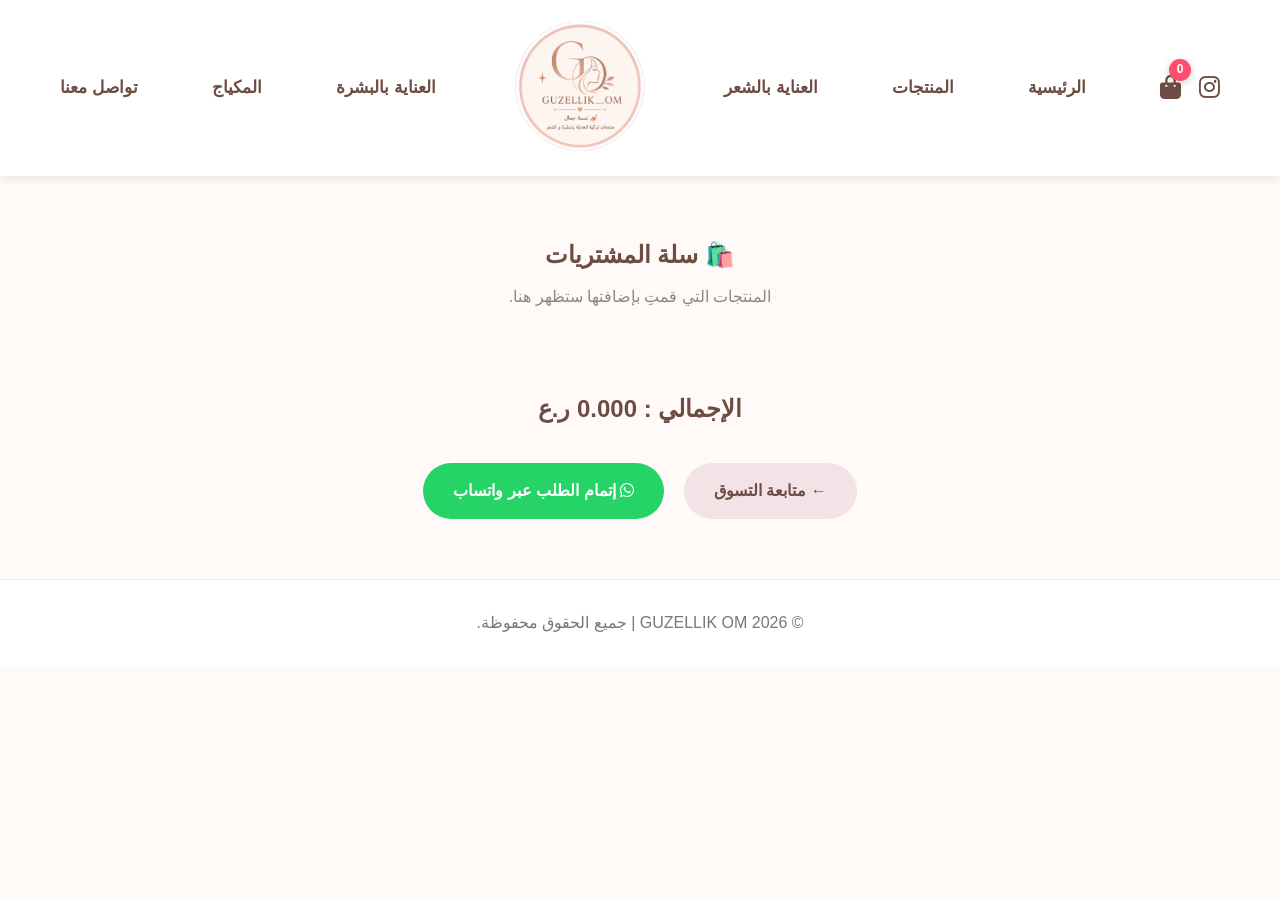
<file: cart.html>
<!DOCTYPE html>
<html lang="ar" dir="rtl">
<head>
    <meta charset="UTF-8">
    <meta name="viewport" content="width=device-width, initial-scale=1.0">
    <title>سلة المشتريات | GUZELLIK OM</title>
    <link rel="stylesheet" href="GUZELLIK.css">
    <link rel="stylesheet"
          href="https://cdnjs.cloudflare.com/ajax/libs/font-awesome/6.5.1/css/all.min.css">
</head>
<body>
<header>
    <nav>
        <div class="top-icon">
            <a href="https://www.instagram.com/guzellik__om"
               target="_blank">
                <i class="fa-brands fa-instagram"></i>
            </a>
            
            <a href="cart.html" class="cart-icon">
    <i class="fa-solid fa-bag-shopping"></i>
    <span id="cart-count">0</span>
</a>
        </div>
 <a href="index.html">الرئيسية</a>
        <a href="products.html">المنتجات</a>
        <a href="hair.html">العناية بالشعر</a>
        <img src="logo.png" class="logo" alt="GUZELLIK OM Logo">
        <a href="skin.html">العناية بالبشرة</a>
        <a href="makeup.html">المكياج</a>
        <a href="contact.html">تواصل معنا</a>
    </nav>
</header>
<section class="cart">
    <h1>🛍️ سلة المشتريات</h1>
    <p class="cart-text">
        المنتجات التي قمتِ بإضافتها ستظهر هنا.
    </p>
    <div id="cart-items">
    </div>
    <div class="cart-total">
        <h2>
            الإجمالي :
            <span id="total">
                0.000 ر.ع
            </span>
        </h2>
    </div>
    <div class="cart-buttons">
        <a href="products.html" class="continue">
            ← متابعة التسوق
        </a>
        <a href="#"
           id="checkout"
           class="checkout">
            <i class="fa-brands fa-whatsapp"></i>
            إتمام الطلب عبر واتساب
        </a>
    </div>
</section>
<footer>
    <p>
        © 2026 GUZELLIK OM | جميع الحقوق محفوظة.
    </p>
</footer>
<script src="script.js"></script>
<div id="toast">
<i class="fa-solid fa-circle-check"></i>
تمت إضافة المنتج إلى السلة
</div>
</body>
</html>
</file>
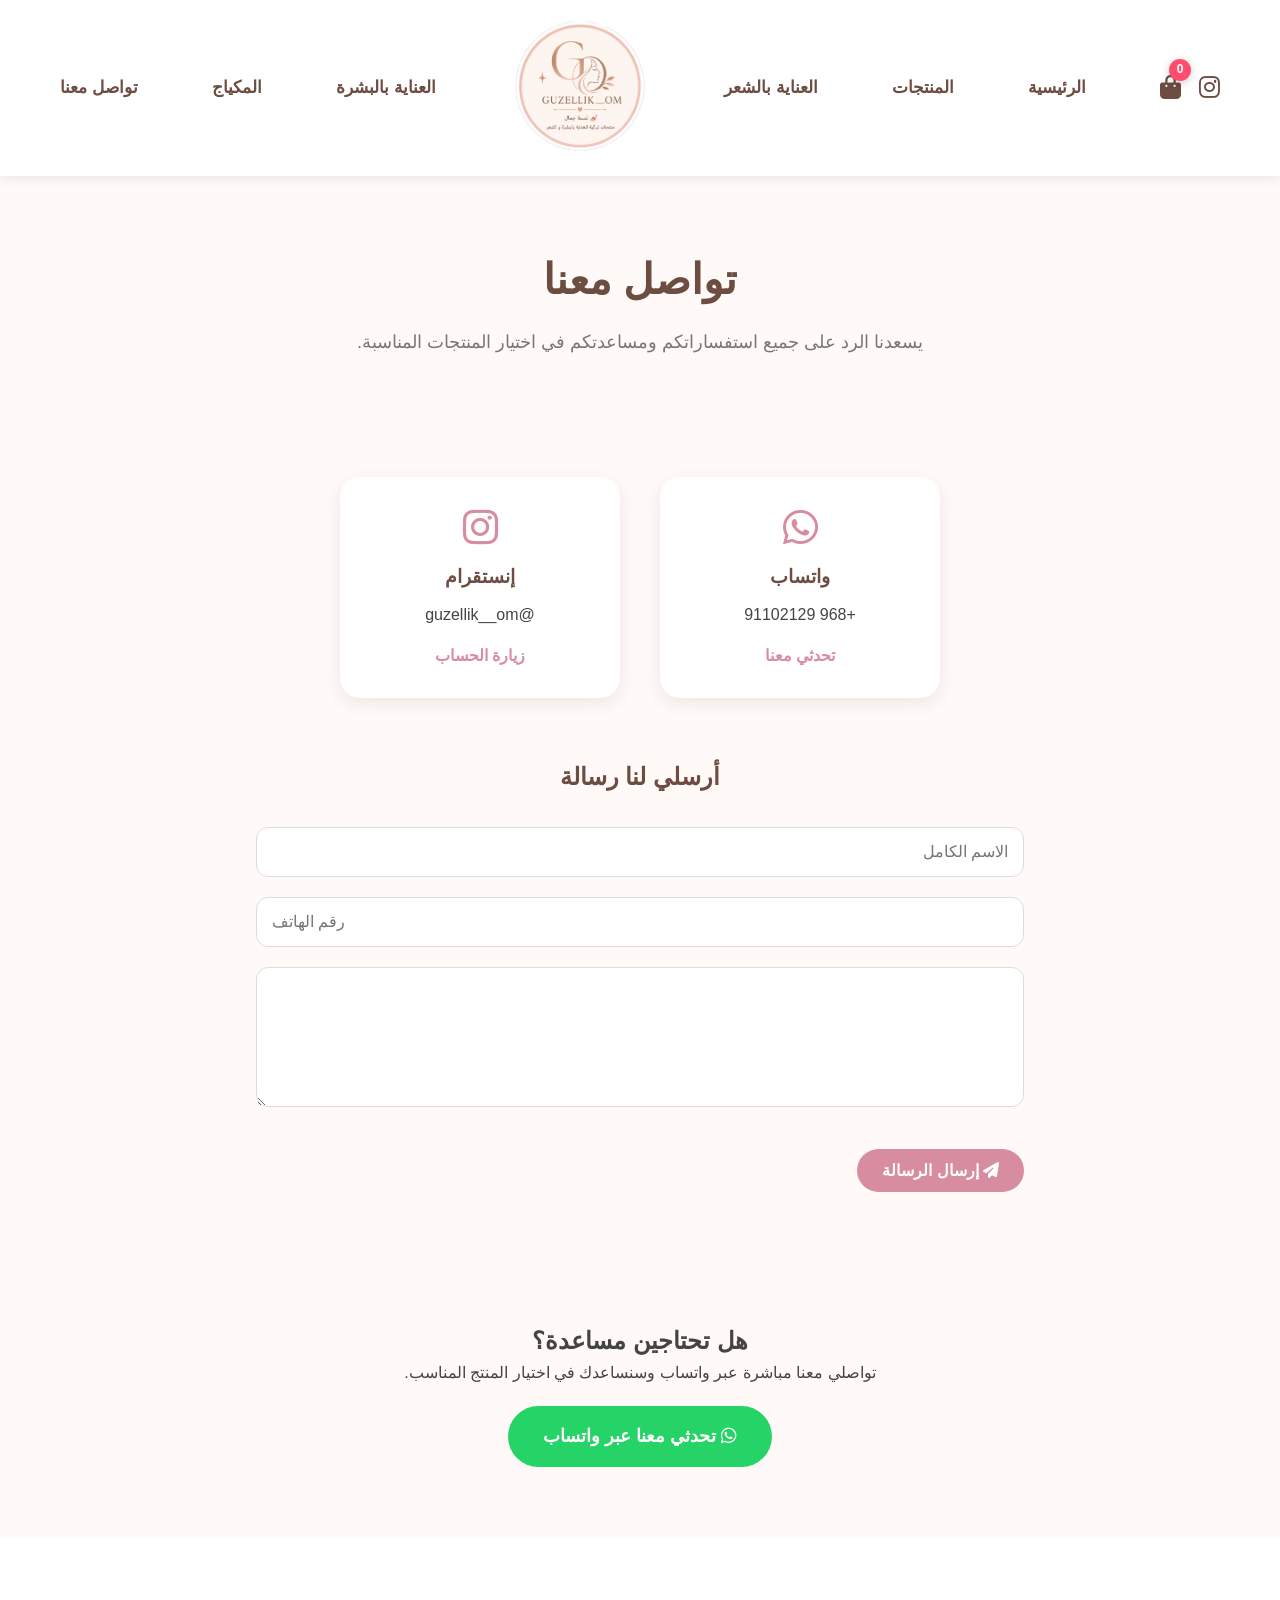
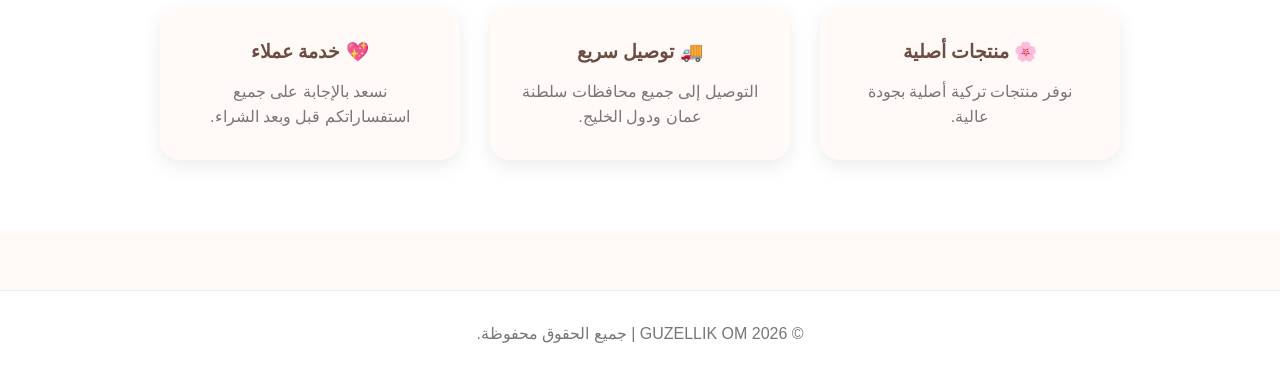
<file: contact.html>
<!DOCTYPE html>
<html lang="ar" dir="rtl">

<head>

<meta charset="UTF-8">

<meta name="viewport" content="width=device-width, initial-scale=1.0">

<title>تواصل معنا | GUZELLIK OM</title>

<link rel="stylesheet" href="GUZELLIK.css">

<link rel="stylesheet"
href="https://cdnjs.cloudflare.com/ajax/libs/font-awesome/6.5.1/css/all.min.css">

</head>

<body>

<header>

<nav>

<div class="top-icon">

<a href="https://www.instagram.com/guzellik__om"
target="_blank">

<i class="fa-brands fa-instagram"></i>

</a>

<a href="cart.html" class="cart-icon">

<i class="fa-solid fa-bag-shopping"></i>

<span id="cart-count">0</span>

</a>

</div>

<a href="index.html">الرئيسية</a>

<a href="products.html">المنتجات</a>

<a href="hair.html">العناية بالشعر</a>

<img src="logo.png" class="logo" alt="GUZELLIK OM">

<a href="skin.html">العناية بالبشرة</a>

<a href="makeup.html">المكياج</a>

<a href="contact.html">تواصل معنا</a>

</nav>

</header>

<!-- عنوان الصفحة -->

<section class="contact-hero">

<h1>تواصل معنا</h1>

<p>

يسعدنا الرد على جميع استفساراتكم ومساعدتكم في اختيار المنتجات المناسبة.

</p>

</section>

<!-- وسائل التواصل -->

<section class="contact-info">

<div class="info-card">

<i class="fa-brands fa-whatsapp"></i>

<h3>واتساب</h3>

<p>+968 91102129</p>

<a href="https://wa.me/96891102129"
target="_blank">

تحدثي معنا

</a>

</div>

<div class="info-card">

<i class="fa-brands fa-instagram"></i>

<h3>إنستقرام</h3>

<p>@guzellik__om</p>

<a href="https://www.instagram.com/guzellik__om"
target="_blank">

زيارة الحساب

</a>

</div>



</section>

<!-- نموذج التواصل -->

<section class="contact-form">

<h2>

أرسلي لنا رسالة

</h2>

<form>
<div class="input-group">

<input type="text"
placeholder="الاسم الكامل"
required>

</div>


<div class="input-group">

<input type="tel"
placeholder="رقم الهاتف">

</div>

<div class="input-group">

<textarea
rows="6"
placeholder="اكتبي رسالتك هنا..."
required>

</textarea>

</div>

<button type="submit" class="btn">

<i class="fa-solid fa-paper-plane"></i>

إرسال الرسالة

</button>

</form>

</section>

<!-- واتساب -->

<section class="whatsapp-section">

<h2>

هل تحتاجين مساعدة؟

</h2>

<p>

تواصلي معنا مباشرة عبر واتساب وسنساعدك في اختيار المنتج المناسب.

</p>

<a href="https://wa.me/96891102129"
target="_blank"
class="whatsapp-btn">

<i class="fa-brands fa-whatsapp"></i>

تحدثي معنا عبر واتساب

</a>

</section>

<!-- لماذا تختاريننا -->

<section class="features">

<div>

<h3>

🌸 منتجات أصلية

</h3>

<p>

نوفر منتجات تركية أصلية بجودة عالية.

</p>

</div>

<div>

<h3>

🚚 توصيل سريع

</h3>

<p>

التوصيل إلى جميع محافظات سلطنة عمان ودول الخليج.

</p>

</div>

<div>

<h3>

💖 خدمة عملاء

</h3>

<p>

نسعد بالإجابة على جميع استفساراتكم قبل وبعد الشراء.

</p>

</div>

</section>

<footer>

<p>

© 2026 GUZELLIK OM | جميع الحقوق محفوظة.

</p>

</footer>

<script src="script.js"></script>

</body>

</html>
</file>
<file: GUZELLIK.css>
/* ===========================
   GUZELLIK OM
   General Style
=========================== */

*{
    margin:0;
    padding:0;
    box-sizing:border-box;
    font-family:'Segoe UI', Tahoma, Geneva, Verdana, sans-serif;
}

body{
    background:#fffaf8;
    direction:rtl;
    color:#444;
    line-height:1.6;
}

a{
    text-decoration:none;
    color:inherit;
}

img{
    max-width:100%;
    display:block;
}

/* ===========================
        Header
=========================== */

header{
    width:100%;
    background:#ffffff;
    box-shadow:0 3px 10px rgba(0,0,0,.08);
    position:sticky;
    top:0;
    z-index:1000;
	margin:auto;
}

nav{
    display:flex;
    justify-content:space-between;
    align-items:center;
    padding:18px 60px;
}

nav a{
    color:#6d4c41;
    font-size:17px;
    font-weight:600;
    transition:.3s;
}

nav a:hover{
    color:#d88ca0;
}

.logo{
    width:140px;
    transition:.3s;
}

.logo:hover{
    transform:scale(1.05);
}

/* ===========================
      Top Icons
=========================== */

.top-icon{
    display:flex;
    align-items:center;
    gap:18px;
}

.top-icon a{
    font-size:24px;
    color:#6d4c41;
    transition:.3s;
}

.top-icon a:hover{
    color:#d88ca0;
    transform:scale(1.15);
}

/* ===========================
      Hero Section
=========================== */

.hero{
    height:90vh;
    background:url("Skin.png") center center/cover no-repeat;
    display:flex;
    align-items:center;
    padding:80px;
}

.content{
    position: absolute;
    top: 58%;
    left: 8%;
    transform: translateY(-50%);
    width: 500px;
    text-align: left;
	margin-top:40px;
}

.content h4{
    color:#d88ca0;
    letter-spacing:2px;
    margin-bottom:10px;
}

.content h1{
    font-size:52px;
    color:#5d4037;
    margin-bottom:20px;
}

.content p{
    font-size:20px;
    color:#555;
    margin-bottom:35px;
	
}
/* ===========================
      Hero Buttons
=========================== */

.buttons{
    display:flex;
    gap:20px;
    margin-top:40px;
}

.btn1,
.btn2{
    padding:14px 28px;
    border-radius:30px;
    font-size:17px;
    font-weight:bold;
    transition:0.4s;
    position:relative;
	left:-120px;
	margin-top:20px;
}

.btn1{
    background:#d88ca0;
    color:white;
}

.btn1:hover{
    background:#c67890;
    transform:translateY(-3px);
    box-shadow:0 8px 20px rgba(216,140,160,.35);
}

.btn2{
    background:white;
    color:#d88ca0;
    border:2px solid #d88ca0;
}

.btn2:hover{
    background:#d88ca0;
    color:white;
    transform:translateY(-3px);
    box-shadow:0 8px 20px rgba(216,140,160,.35);
}

.btn2 i{
    margin-left:8px;
}

/* ===========================
      Features
=========================== */

.features{
    display:flex;
    justify-content:center;
    gap:30px;
    padding:70px 60px;
    background:#fff;
}

.features div{
    background:#fffaf8;
    width:300px;
    padding:30px;
    border-radius:20px;
    text-align:center;
    box-shadow:0 6px 20px rgba(0,0,0,.08);
    transition:0.4s;
}

.features div:hover{
    transform:translateY(-8px);
}

.features h3{
    color:#6d4c41;
    margin-bottom:12px;
}

.features p{
    color:#777;
}

/* ===========================
      Products Section
=========================== */

.products{
    width:90%;
    margin:60px auto;
    display:grid;
    grid-template-columns:repeat(auto-fit,minmax(260px,1fr));
    gap:30px;
}

/* ===========================
      Product Card
=========================== */

.product-card{
    background:white;
    border-radius:20px;
    overflow:hidden;
    text-align:center;
    box-shadow:0 8px 25px rgba(0,0,0,.08);
    transition:.4s;
    padding-bottom:20px;
}

.product-card:hover{
    transform:translateY(-8px);
}

.product-card img{
    width:100%;
    height:450px;
    object-fit:contain;
	display:block;
	margin:20px auto;
}

.product-card h3{
    color:#6d4c41;
    font-size:20px;
    margin:18px;
}

.product-card p{
    color:#777;
    padding:0 15px;
    min-height:55px;
}

.price{
    display:block;
    color:#d88ca0;
    font-size:22px;
    font-weight:bold;
    margin:18px 0;
}
/* ===========================
      Add To Cart Button
=========================== */

.btn{
    display:inline-block;
    margin-top:15px;
    padding:12px 25px;
    background:#d88ca0;
    color:#fff;
    border:none;
    border-radius:30px;
    font-size:16px;
    font-weight:bold;
    cursor:pointer;
    transition:.3s;
}

.btn:hover{
    background:#c97a91;
    transform:scale(1.05);
}

/* ===========================
      Cart Page
=========================== */

.cart{
    width:90%;
    margin:60px auto;
}

.cart h1{
    text-align:center;
    color:#6d4c41;
    margin-bottom:10px;
}

.cart-text{
    text-align:center;
    color:#888;
    margin-bottom:40px;
}

#cart-items{
    display:flex;
    flex-direction:column;
    gap:20px;
}

.cart-item{
    display:flex;
    align-items:center;
    justify-content:space-between;
    background:#fff;
    border-radius:18px;
    padding:20px;
    box-shadow:0 5px 18px rgba(0,0,0,.08);
}

.cart-item img{
    width:110px;
    height:110px;
    object-fit:cover;
    border-radius:15px;
}

.cart-info{
    flex:1;
    margin-right:20px;
}

.cart-info h3{
    color:#6d4c41;
    margin-bottom:10px;
}

.cart-info p{
    color:#d88ca0;
    font-size:18px;
    font-weight:bold;
}

.remove-btn{
    background:#dc3545;
    color:white;
    border:none;
    padding:10px 18px;
    border-radius:10px;
    cursor:pointer;
    transition:.3s;
}

.remove-btn:hover{
    background:#b52a37;
}

.cart-total{
    margin-top:40px;
    text-align:center;
}

.cart-total h2{
    color:#6d4c41;
}

.cart-buttons{
    display:flex;
    justify-content:center;
    gap:20px;
    margin-top:35px;
}

.continue,
.checkout{
    padding:15px 30px;
    border-radius:30px;
    font-weight:bold;
    transition:.3s;
}

.continue{
    background:#f3e3e7;
    color:#6d4c41;
}

.continue:hover{
    background:#e8d2d8;
}

.checkout{
    background:#25D366;
    color:white;
}

.checkout:hover{
    background:#1da851;
}

/* ===========================
      Footer
=========================== */

footer{
    background:#fff;
    text-align:center;
    padding:30px;
    margin-top:60px;
    color:#777;
    border-top:1px solid #eee;
}

/* ===========================
      Responsive
=========================== */

@media(max-width:992px){

nav{
    flex-wrap:wrap;
    justify-content:center;
    gap:18px;
    padding:20px;
}

.logo{
    width:110px;
}

.hero{
    height:75vh;
    padding:40px;
}

.content h1{
    font-size:38px;
}

.content p{
    font-size:17px;
}

.features{
    flex-direction:column;
    align-items:center;
}

.features div{
    width:90%;
}

.cart-item{
    flex-direction:column;
    text-align:center;
}

.cart-info{
    margin:20px 0;
}

.cart-buttons{
    flex-direction:column;
}

}

@media(max-width:600px){

.content h1{
    font-size:30px;
}

.content p{
    font-size:15px;
}

.buttons{
    flex-direction:column;
}

.btn1,
.btn2{
    width:100%;
    text-align:center;
}

.product-card /* ===========================
      Responsive Design
=========================== */

@media screen and (max-width:992px){

nav{
    flex-wrap:wrap;
    justify-content:center;
    gap:18px;
    padding:18px;
}

.logo{
    width:120px;
}

.hero{
    height:auto;
    padding:60px 30px;
    justify-content:center;
}

.content{
    position:static;
    transform:none;
    width:100%;
    text-align:center;
    margin:0;
}

.content h1{
    font-size:42px;
}

.content p{
    font-size:18px;
}

.btn1,
.btn2{
    left:0;
    margin:10px;
}

.features{
    flex-direction:column;
    align-items:center;
}

.features div{
    width:90%;
}

.products{
    grid-template-columns:repeat(auto-fit,minmax(250px,1fr));
}

.product-card img{
    height:300px;
}

.contact-form{
    width:90%;
}

.contact-info{
    flex-direction:column;
    align-items:center;
}

.cart-item{
    flex-direction:column;
    text-align:center;
}

.cart-info{
    margin:20px 0;
}

.cart-buttons{
    flex-direction:column;
}

}

@media screen and (max-width:768px){

nav{
    flex-direction:column;
    gap:15px;
}

.top-icon{
    width:100%;
    justify-content:center;
}

.hero{
    padding:40px 20px;
    background-position:center;
}

.content h4{
    font-size:15px;
}

.content h1{
    font-size:34px;
}

.content p{
    font-size:16px;
}

.btn1,
.btn2{
    display:block;
    width:100%;
    text-align:center;
    margin:12px auto;
}

.features{
    padding:40px 20px;
}

.products{
    width:95%;
    gap:20px;
}

.product-card img{
    height:240px;
}

.cart-item img{
    width:120px;
    height:120px;
}

.contact-form{
    width:95%;
}

.whatsapp-btn{
    width:100%;
}

footer{
    padding:20px;
}

}

@media screen and (max-width:480px){

nav a{
    font-size:15px;
}

.logo{
    width:95px;
}

.content h1{
    font-size:28px;
}

.content p{
    font-size:15px;
}

.product-card h3{
    font-size:18px;
}

.price{
    font-size:20px;
}

.btn{
    width:90%;
}

.product-card img{
    height:210px;
}

}img{
    height:220px;
}

}
/* ===========================
      Cart Counter
=========================== */
.cart-icon{
    position:relative;
    display:inline-block;
}
#cart-count{
    position:absolute;
    top:-10px;
    right:-10px;
    background:#ff4d6d;
    color:white;
    width:22px;
    height:22px;
    border-radius:50%;
    display:flex;
    align-items:center;
    justify-content:center;
    font-size:12px;
    font-weight:bold;
    box-shadow:0 2px 8px rgba(0,0,0,.2);
}
/* ===========================
      Toast Message
=========================== */
#toast{
position:fixed;
bottom:30px;
left:50%;
transform:translateX(-50%);
background:#4CAF50;
color:white;
padding:15px 30px;
border-radius:30px;
font-size:17px;
opacity:0;
visibility:hidden;
transition:.4s;
z-index:9999;
box-shadow:0 5px 20px rgba(0,0,0,.25);
}
#toast.show{
opacity:1;
visibility:visible;
}
/* ===========================
      Contact Page
=========================== */

.contact-hero{

text-align:center;

padding:70px 20px;

background:#fffaf8;

}

.contact-hero h1{

font-size:42px;

color:#6d4c41;

margin-bottom:15px;

}

.contact-hero p{

color:#777;

font-size:18px;

}

.contact-info{

display:flex;

justify-content:center;

gap:40px;

width:90%;

margin:50px auto;

flex-wrap:wrap;

}

.info-card{

width:280px;

background:#fff;

padding:30px;

border-radius:20px;

text-align:center;

box-shadow:0 5px 18px rgba(0,0,0,.08);

transition:.3s;

}

.info-card:hover{

transform:translateY(-8px);

}

.info-card i{

font-size:40px;

color:#d88ca0;

margin-bottom:15px;

}

.info-card h3{

margin-bottom:10px;

color:#6d4c41;

}

.info-card a{

display:inline-block;

margin-top:15px;

color:#d88ca0;

font-weight:bold;

}

.contact-form{

width:60%;

margin:60px auto;

}

.contact-form h2{

text-align:center;

margin-bottom:30px;

color:#6d4c41;

}

.input-group{

margin-bottom:20px;

}

.input-group input,

.input-group textarea{

width:100%;

padding:15px;

border:1px solid #ddd;

border-radius:12px;

font-size:16px;

outline:none;

}

.input-group input:focus,

.input-group textarea:focus{

border-color:#d88ca0;

}

.whatsapp-section{

text-align:center;

padding:70px 20px;

background:#fffaf8;

margin-top:60px;

}

.whatsapp-btn{

display:inline-block;

margin-top:20px;

background:#25D366;

color:white;

padding:16px 35px;

border-radius:35px;

font-size:18px;

font-weight:bold;

transition:.3s;

}

.whatsapp-btn:hover{

background:#1da851;

}
</file>
